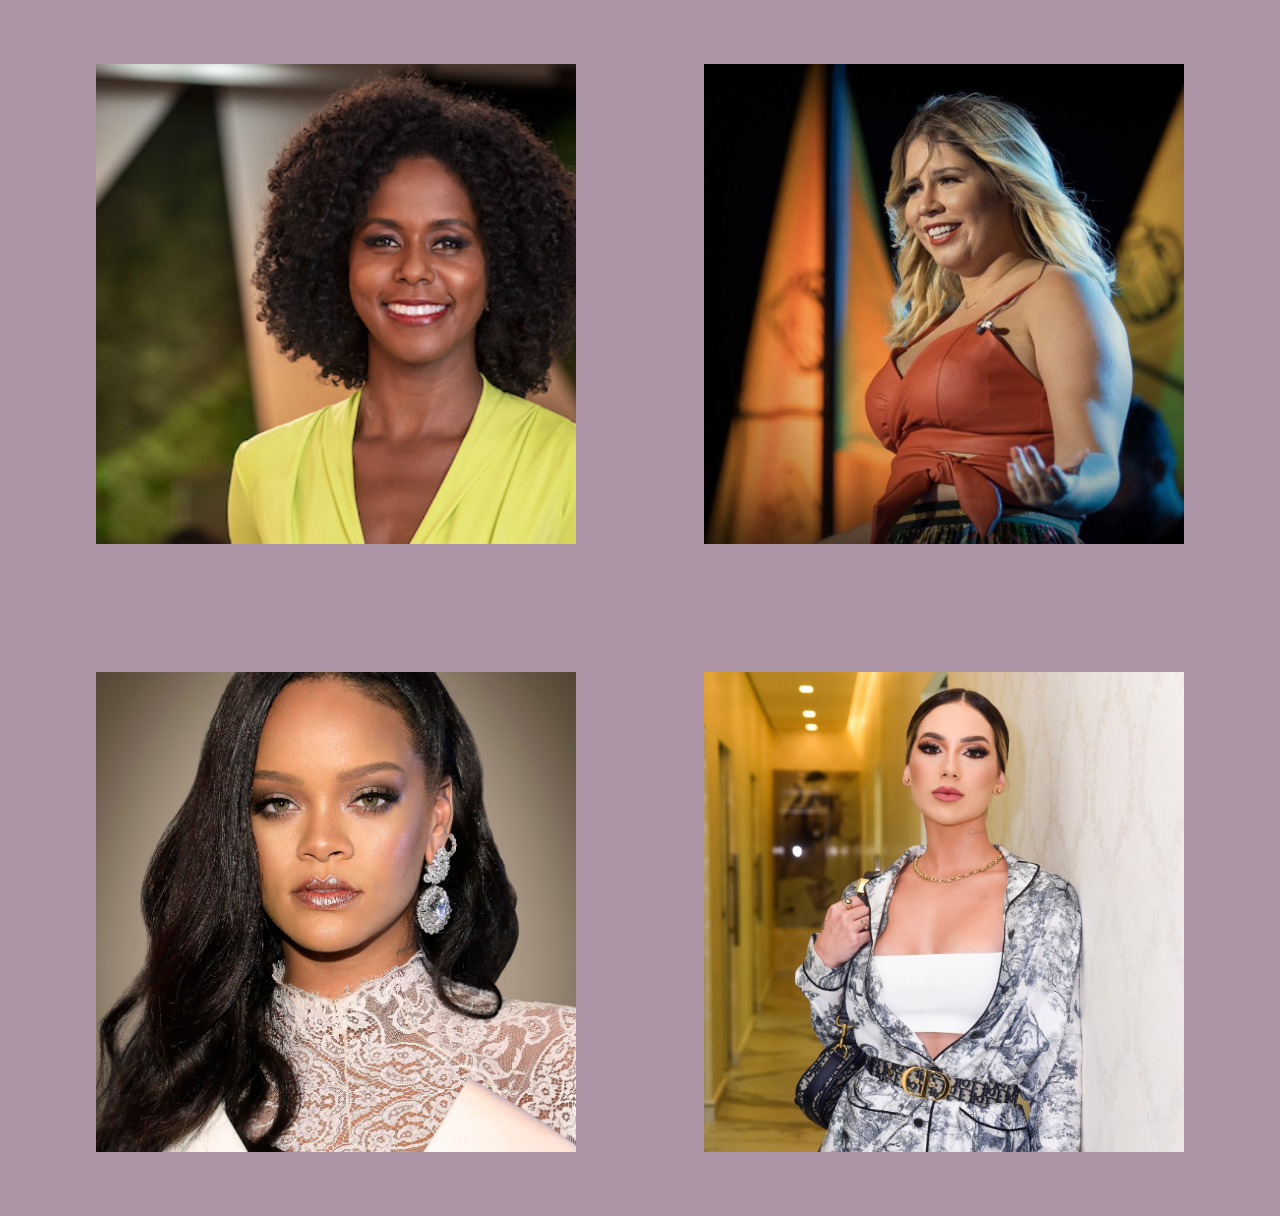
<file: index.html>
<!DOCTYPE html>
<html lang="pt-br" dir="ltr">
<head>
    <meta charset='utf-8'>
    <meta http-equiv='X-UA-Compatible' content='IE=edge'>
    <title>Cartao</title>
    <link rel="stylesheet" href="style.css">
</head>
<body>
    <div class="container">
        <div class="box">
            <div class="imgBox">
                <img src="fotos/maju.jpg" alt="">
            </div>
            <div class="content">
                <h2>Maju Coutinho</br>
                    <span>Jornalista</span>
                </h2>
            </div>
        </div>
        <div class="box">
            <div class="imgBox">
                <img src="fotos/marilia.jpg" alt="">
            </div>
            <div class="content">
                <h2>Marília Mendonça</br>
                    <span>Cantora-Compositora</span>
                </h2>
            </div>
        </div>
        <div class="box">
            <div class="imgBox">
                <img src="fotos/rihanna.jpg" alt="">
            </div>
            <div class="content">
                <h2>Rihanna</br>
                    <span>Cantora-Compositora</span>
                </h2>
            </div>
        </div>
        <div class="box">
            <div class="imgBox">
                <img src="fotos/virginia.jpg" alt="">
            </div>
            <div class="content">
                <h2>Virginia</br>
                    <span>Influenciadora</span>
                </h2>
            </div>
        </div>
    </div>
</body>
</file>
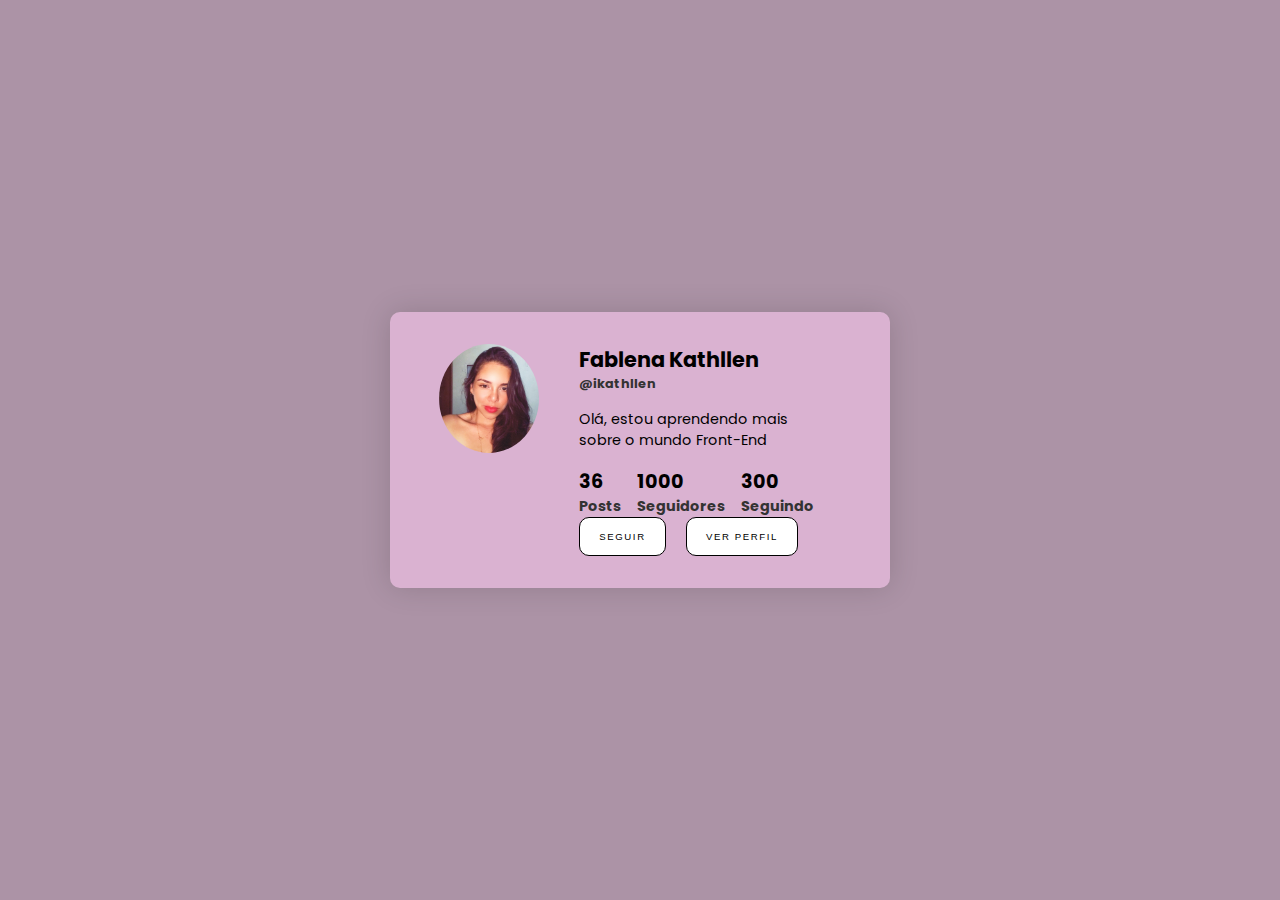
<file: Cartao-de-Perfil/index.html>
<!DOCTYPE html>
<html lang="pt-br" dir="ltr">
<head>
    <meta charset='utf-8'>
    <meta http-equiv='X-UA-Compatible' content='IE=edge'>
    <title>Perfil</title>
    <link rel="stylesheet" href="style.css">
</head>
<body>
    <div class="perfil">
        <div class="img">
            <img src="eu.jpeg">
        </div>
        <div class="informacoes">
            <div class="nome">
                <h2>Fablena Kathllen</h2>
                <h4>@ikathllen</h4>
            </div>
            <p class="texto">
                Olá, estou aprendendo mais sobre o mundo Front-End
            </p>
            <ul class="status">
                <li>
                    <h3>36</h3>
                    <h4>Posts   </h4>
                </li>
                <li>
                    <h3>1000</h3>
                    <h4>Seguidores  </h4>
                </li>
                <li>
                    <h3>300</h3>
                    <h4>Seguindo    </h4>
                </li>
            </ul>
            <div class="links">
                <button class="follow">Seguir</button>
                <button class="view">Ver Perfil</button>
            </div>
        </div>
    </div>
</body>
</file>
<file: style.css>
@import url('https://fonts.googleapis.com/css2?family=Bai+Jamjuree:wght@100;200;300;500&family=Poppins:wght@500;600&display=swap');


*, *::after, *::before{
    margin: 0%;
    padding: 0%;
    box-sizing: border-box;
}
body{
    font-family: 'Poppins', sans-serif;
    align-items: center;
    justify-content: center;
    background-color: #ac93a6;
    display: flex;
    min-height: 100vh;
}
.container{
    position: relative;
    display: flex;
    justify-content: center;
    align-items: center;
    flex-wrap: wrap;
}
.container .box{
    position: relative;
    width: 30rem;
    height: 30rem;
    margin: 4rem;
}
.imgBox{
    position: absolute;
    top: 0;
    left: 0;
    width: 100%;
    height: 100%;
    z-index: 2;
    transition: all 0.5s ease-in-out;
}
.imgBox img{
    width: 30rem;
    height: 30rem;
    object-fit: cover;
    resize: both;
}
.content{
    position: absolute;
    top: 0;
    left: 0;
    width: 100%;
    height: 100%;
    padding: 1.5rem;
    display: flex;
    justify-content: center;
    background-color: antiquewhite;
    z-index: 1;
    align-items: flex-end;
    text-align: center;
    transition: 0.5s ease-in-out;
}
.content h2{
    display: block;
    font-size: 2rem;
    color: blueviolet;
    font-weight: 500;
    line-height: 2rem;
    letter-spacing: 1px;
}
.content span{
    color: black;
    font-size: 1.4rem;
    font-weight: 300;
    letter-spacing: 2px;
}
.container .box:hover .imgBox{
    transform: translate(-3.5rem, -3.5rem);
}
.container .box:hover .content{
    transform: translate(3.5rem, 3.5rem);
}
@media (max-width: 600px){
    .container .box:hover .content{
        transform: translate(0, 3.5rem);
    }
    .container .box:hover .imgBox{
        transform: translate(0, -3.5rem);
    }
}
</file>
<file: Cartao-de-Perfil/style.css>
@import url('https://fonts.googleapis.com/css2?family=Bai+Jamjuree:wght@100;200;300;500&family=Poppins:wght@500;600&display=swap');

*{
    margin: 0%;
    padding: 0%;
    box-sizing: border-box;
}
body{
    font-family: 'Poppins', sans-serif;
    align-items: center;
    justify-content: center;
    background-color: #ac93a6;
    min-height: 100vh;
}
img{
    max-width: 100%;
    display: block;
}
ul{
    list-style: none;
}
.perfil::after, .perfil img {
    border-radius: 50%;    
}
body, .perfil, .status {
    display: flex;
}
.perfil{
    padding: 2rem 2rem;
    border-radius: 10px;
    background-color: rgba(248, 198, 237, 0.603);
    max-width: 500px;
    box-shadow: 0 0 30px rgba(0, 0, 0, .15);
}
.perfil::before, .perfil::after{
    content: '';
    position: relative;
    z-index: -1;
}
.perfil::before{
    width: 100%;
    height: 100%;
    border-radius: 10px;
}
.perfil::after{
    height: 10rem;
    width: 70rem;
}
.perfil img{
    width: 50rem;
    min-width: 100px;
}
.informacoes{
    margin-left: 1.5rem;
}
.nome{
    margin-bottom: 1rem;
}
.nome h2{
    margin-left: 1rem;
    font-size: 1.3rem;
}
.nome h4{
    margin-left: 1rem;
    font-size: .8rem;
    color: #333;
}
.status h3{
    margin-left: 1rem;
    font-size: 1.2rem;
    color: #000;
}
.status h4{
    margin-left: 1rem;
    font-size: 0.9rem;
    color: #333;
}
.texto{
    margin-left: 1rem;
    font-size: .9rem;
    margin-bottom: 1rem;
}

button{
    margin-left: 1rem;
    position: relative;
    color: #000;
    background: #fff;
    text-decoration: none;
    text-transform: uppercase;
    border: none;
    border-radius: 10px;
    border: 1px solid #000;
    letter-spacing: 0.1rem;
    font-size: 0.6rem;
    padding: 0.8rem 1.2rem;
    transition: 0.2s;
}
button:hover{
    letter-spacing: 0.1rem;
    padding: 0.8rem 1.2rem;
    background: #e781d1;
    color: #fff;
    border: 1px solid #fff;
    animation: box 3s infinite;
}
</file>
